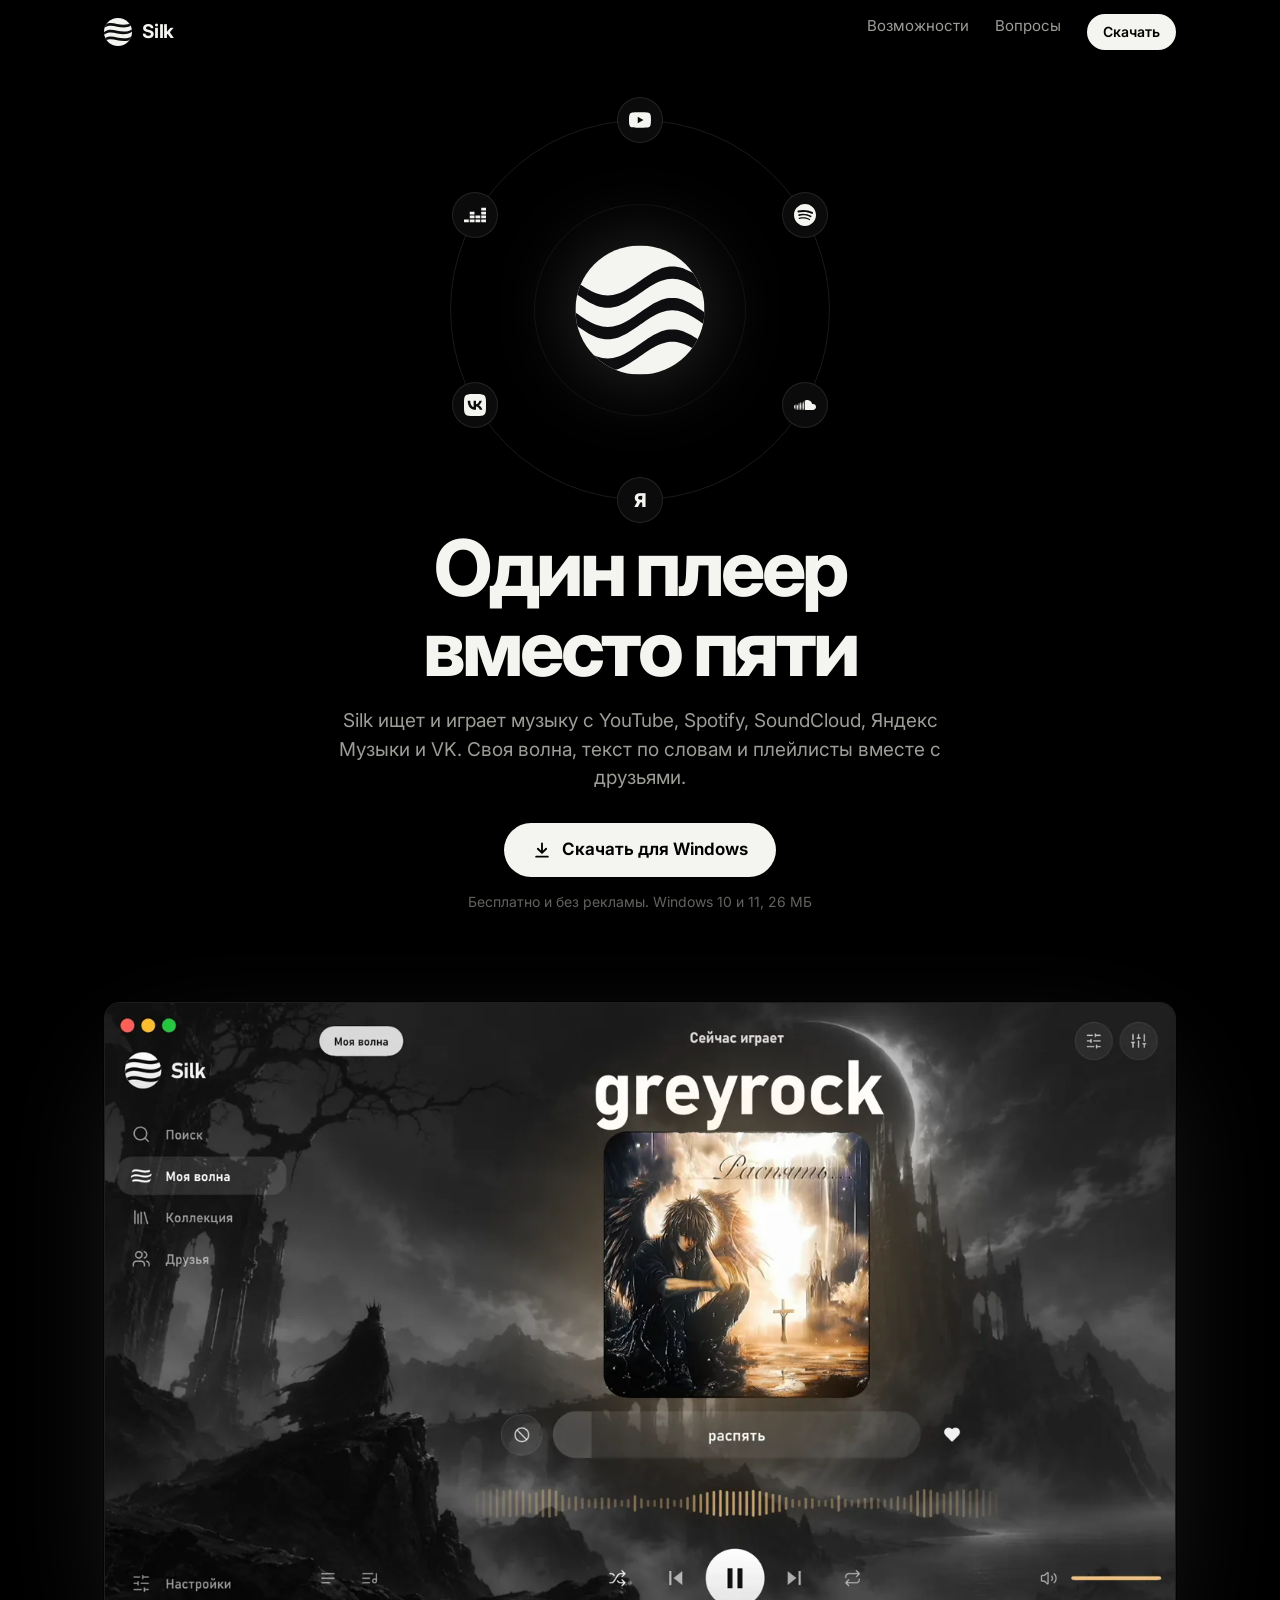
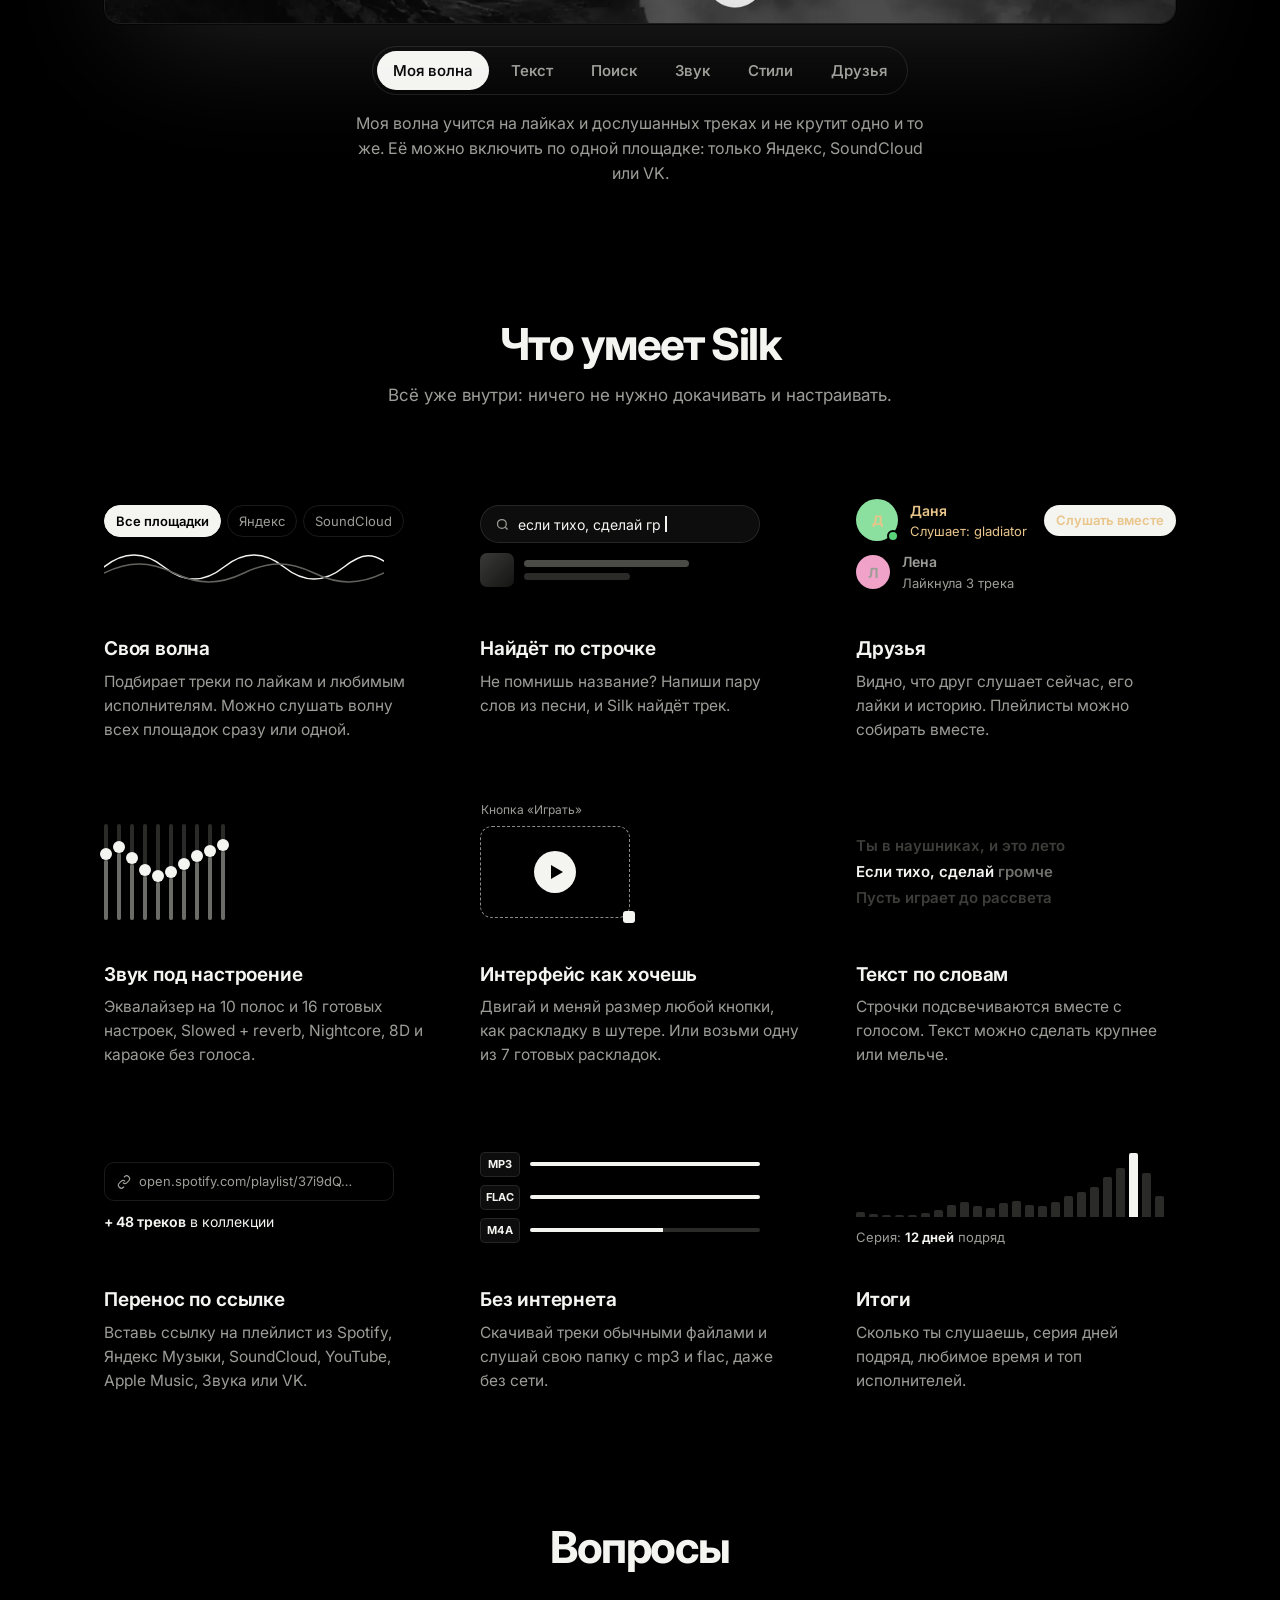
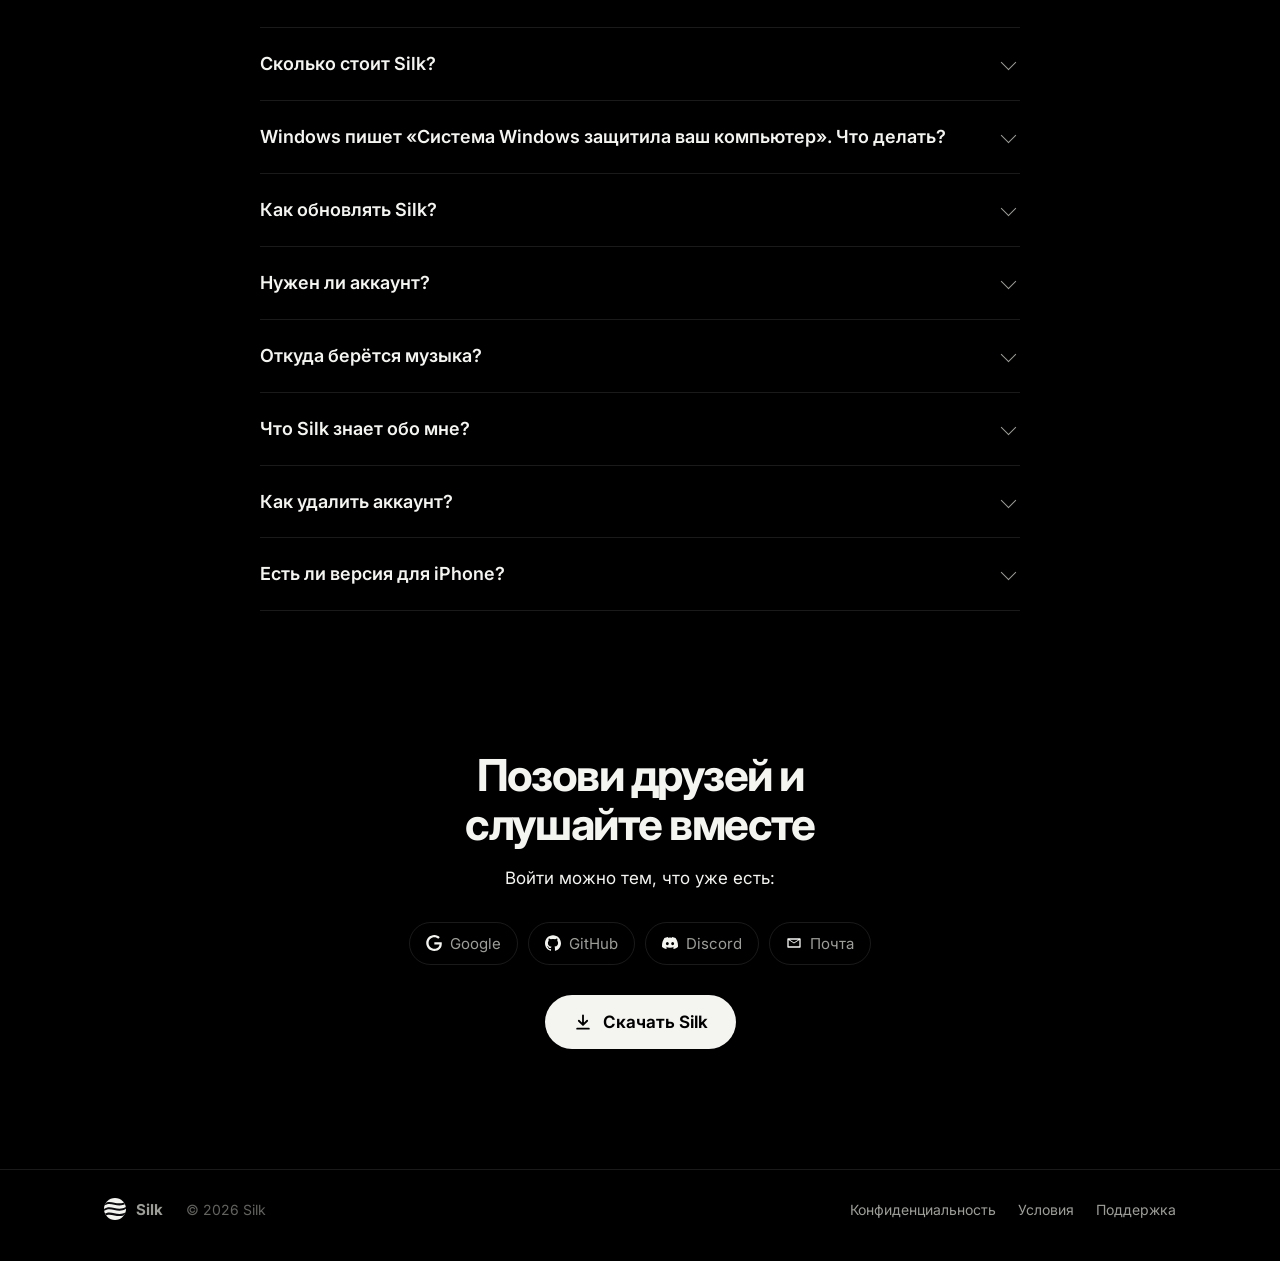
<file: index.html>
<!doctype html>
<html lang="ru">
<head>
<meta charset="utf-8">
<meta name="viewport" content="width=device-width, initial-scale=1">
<title>Silk — музыкальный плеер для Windows</title>
<meta name="description" content="Silk ищет и играет музыку с YouTube, Spotify, SoundCloud, Яндекс Музыки и VK. Своя волна, текст по словам, эквалайзер и плейлисты вместе с друзьями. Бесплатно.">
<meta property="og:title" content="Silk — музыкальный плеер для Windows">
<meta property="og:description" content="Silk ищет и играет музыку с YouTube, Spotify, SoundCloud, Яндекс Музыки и VK. Своя волна, текст по словам, эквалайзер и плейлисты вместе с друзьями. Бесплатно.">
<meta property="og:type" content="website">
<meta property="og:image" content="https://xxxilusha.github.io/silk/assets/shots/wave.webp">
<meta name="theme-color" content="#000000">
<link rel="icon" type="image/png" href="assets/favicon.png">
<link rel="apple-touch-icon" href="assets/apple-touch-icon.png">
<link rel="preload" href="assets/inter.woff2" as="font" type="font/woff2" crossorigin>
<link rel="stylesheet" href="assets/style.css">
</head>
<body>
<header class="top"><div class="wrap">
  <a class="brand" href="index.html"><svg viewBox="0 0 24 24" aria-hidden="true"><defs><clipPath id="lt"><circle cx="12" cy="12" r="12"/></clipPath></defs><circle cx="12" cy="12" r="12" fill="#f4f4f1"/><g clip-path="url(#lt)" fill="#0e0e10"><path d="M-1 7C7 -.5 15 10.500 25 3L25 5.300C15 12.800 7 1.800 -1 9.300Z"/><path d="M-1 12.850C7 5.350 15 16.350 25 8.850L25 11.150C15 18.650 7 7.650 -1 15.150Z"/><path d="M-1 18.700C7 11.200 15 22.200 25 14.700L25 17C15 24.500 7 13.500 -1 21Z"/></g></svg>Silk</a>
  <nav><a href="#features">Возможности</a><a href="#faq">Вопросы</a><a class="get" href="https://github.com/XXxilusha/silk/releases/latest/download/SilkSetup.exe">Скачать</a></nav>
</div></header>
<main>
<section class="hero"><div class="wrap">
  <div class="orbit" aria-hidden="false">
    <div class="ring"></div><div class="ring inner"></div>
    <div class="spin"><div class="sat" style="left:50.00%;top:0.00%"><svg viewBox="0 0 24 24" role="img" aria-label="YouTube"><path d="M23.498 6.186a3.016 3.016 0 0 0-2.122-2.136C19.505 3.545 12 3.545 12 3.545s-7.505 0-9.377.505A3.017 3.017 0 0 0 .502 6.186C0 8.07 0 12 0 12s0 3.93.502 5.814a3.016 3.016 0 0 0 2.122 2.136c1.871.505 9.376.505 9.376.505s7.505 0 9.377-.505a3.015 3.015 0 0 0 2.122-2.136C24 15.93 24 12 24 12s0-3.93-.502-5.814zM9.545 15.568V8.432L15.818 12l-6.273 3.568z"/></svg></div><div class="sat" style="left:93.30%;top:25.00%"><svg viewBox="0 0 24 24" role="img" aria-label="Spotify"><path d="M12 0C5.4 0 0 5.4 0 12s5.4 12 12 12 12-5.4 12-12S18.66 0 12 0zm5.521 17.34c-.24.359-.66.48-1.021.24-2.82-1.74-6.36-2.101-10.561-1.141-.418.122-.779-.179-.899-.539-.12-.421.18-.78.54-.9 4.56-1.021 8.52-.6 11.64 1.32.42.18.479.659.301 1.02zm1.44-3.3c-.301.42-.841.6-1.262.3-3.239-1.98-8.159-2.58-11.939-1.38-.479.12-1.02-.12-1.14-.6-.12-.48.12-1.021.6-1.141C9.6 9.9 15 10.561 18.72 12.84c.361.181.54.78.241 1.2zm.12-3.36C15.24 8.4 8.82 8.16 5.16 9.301c-.6.179-1.2-.181-1.38-.721-.18-.601.18-1.2.72-1.381 4.26-1.26 11.28-1.02 15.721 1.621.539.3.719 1.02.419 1.56-.299.421-1.02.599-1.559.3z"/></svg></div><div class="sat" style="left:93.30%;top:75.00%"><svg viewBox="0 0 24 24" role="img" aria-label="SoundCloud"><path d="M23.999 14.165c-.052 1.796-1.612 3.169-3.4 3.169h-8.18a.68.68 0 0 1-.675-.683V7.862a.747.747 0 0 1 .452-.724s.75-.513 2.333-.513a5.364 5.364 0 0 1 2.763.755 5.433 5.433 0 0 1 2.57 3.54c.282-.08.574-.121.868-.12.884 0 1.73.358 2.347.992s.948 1.49.922 2.373ZM10.721 8.421c.247 2.98.427 5.697 0 8.672a.264.264 0 0 1-.53 0c-.395-2.946-.22-5.718 0-8.672a.264.264 0 0 1 .53 0ZM9.072 9.448c.285 2.659.37 4.986-.006 7.655a.277.277 0 0 1-.55 0c-.331-2.63-.256-5.02 0-7.655a.277.277 0 0 1 .556 0Zm-1.663-.257c.27 2.726.39 5.171 0 7.904a.266.266 0 0 1-.532 0c-.38-2.69-.257-5.21 0-7.904a.266.266 0 0 1 .532 0Zm-1.647.77a26.108 26.108 0 0 1-.008 7.147.272.272 0 0 1-.542 0 27.955 27.955 0 0 1 0-7.147.275.275 0 0 1 .55 0Zm-1.67 1.769c.421 1.865.228 3.5-.029 5.388a.257.257 0 0 1-.514 0c-.21-1.858-.398-3.549 0-5.389a.272.272 0 0 1 .543 0Zm-1.655-.273c.388 1.897.26 3.508-.01 5.412-.026.28-.514.283-.54 0-.244-1.878-.347-3.54-.01-5.412a.283.283 0 0 1 .56 0Zm-1.668.911c.4 1.268.257 2.292-.026 3.572a.257.257 0 0 1-.514 0c-.241-1.262-.354-2.312-.023-3.572a.283.283 0 0 1 .563 0Z"/></svg></div><div class="sat" style="left:50.00%;top:100.00%"><span class="ya" role="img" aria-label="Яндекс Музыка">Я</span></div><div class="sat" style="left:6.70%;top:75.00%"><svg viewBox="0 0 24 24" role="img" aria-label="VK"><path d="m9.489.004.729-.003h3.564l.73.003.914.01.433.007.418.011.403.014.388.016.374.021.36.025.345.03.333.033c1.74.196 2.933.616 3.833 1.516.9.9 1.32 2.092 1.516 3.833l.034.333.029.346.025.36.02.373.025.588.012.41.013.644.009.915.004.98-.001 3.313-.003.73-.01.914-.007.433-.011.418-.014.403-.016.388-.021.374-.025.36-.03.345-.033.333c-.196 1.74-.616 2.933-1.516 3.833-.9.9-2.092 1.32-3.833 1.516l-.333.034-.346.029-.36.025-.373.02-.588.025-.41.012-.644.013-.915.009-.98.004-3.313-.001-.73-.003-.914-.01-.433-.007-.418-.011-.403-.014-.388-.016-.374-.021-.36-.025-.345-.03-.333-.033c-1.74-.196-2.933-.616-3.833-1.516-.9-.9-1.32-2.092-1.516-3.833l-.034-.333-.029-.346-.025-.36-.02-.373-.025-.588-.012-.41-.013-.644-.009-.915-.004-.98.001-3.313.003-.73.01-.914.007-.433.011-.418.014-.403.016-.388.021-.374.025-.36.03-.345.033-.333c.196-1.74.616-2.933 1.516-3.833.9-.9 2.092-1.32 3.833-1.516l.333-.034.346-.029.36-.025.373-.02.588-.025.41-.012.644-.013.915-.009ZM6.79 7.3H4.05c.13 6.24 3.25 9.99 8.72 9.99h.31v-3.57c2.01.2 3.53 1.67 4.14 3.57h2.84c-.78-2.84-2.83-4.41-4.11-5.01 1.28-.74 3.08-2.54 3.51-4.98h-2.58c-.56 1.98-2.22 3.78-3.8 3.95V7.3H10.5v6.92c-1.6-.4-3.62-2.34-3.71-6.92Z"/></svg></div><div class="sat" style="left:6.70%;top:25.00%"><svg viewBox="0 0 24 24" role="img" aria-label="Deezer"><path d="M18.81 4.16v3.03H24V4.16h-5.19zM6.27 8.38v3.027h5.189V8.38h-5.19zm12.54 0v3.027H24V8.38h-5.19zM6.27 12.594v3.027h5.189v-3.027h-5.19zm6.271 0v3.027h5.19v-3.027h-5.19zm6.27 0v3.027H24v-3.027h-5.19zM0 16.81v3.029h5.19v-3.03H0zm6.27 0v3.029h5.189v-3.03h-5.19zm6.271 0v3.029h5.19v-3.03h-5.19zm6.27 0v3.029H24v-3.03h-5.19Z"/></svg></div></div>
    <div class="core"><svg viewBox="0 0 24 24" role="img" aria-label="Логотип Silk"><defs><clipPath id="lf"><circle cx="12" cy="12" r="12"/></clipPath></defs><circle cx="12" cy="12" r="12" fill="#f4f4f1"/><g clip-path="url(#lf)" fill="#0e0e10"><path class="flow b1" d="M-2.00 5.25 L-1.50 5.57 L-1.00 5.90 L-0.50 6.25 L0.00 6.60 L0.50 6.95 L1.00 7.30 L1.50 7.63 L2.00 7.95 L2.50 8.24 L3.00 8.51 L3.50 8.74 L4.00 8.94 L4.50 9.09 L5.00 9.21 L5.50 9.28 L6.00 9.30 L6.50 9.28 L7.00 9.21 L7.50 9.09 L8.00 8.94 L8.50 8.74 L9.00 8.51 L9.50 8.24 L10.00 7.95 L10.50 7.63 L11.00 7.30 L11.50 6.95 L12.00 6.60 L12.50 6.25 L13.00 5.90 L13.50 5.57 L14.00 5.25 L14.50 4.96 L15.00 4.69 L15.50 4.46 L16.00 4.26 L16.50 4.11 L17.00 3.99 L17.50 3.92 L18.00 3.90 L18.50 3.92 L19.00 3.99 L19.50 4.11 L20.00 4.26 L20.50 4.46 L21.00 4.69 L21.50 4.96 L22.00 5.25 L22.50 5.57 L23.00 5.90 L23.50 6.25 L24.00 6.60 L24.50 6.95 L25.00 7.30 L25.50 7.63 L26.00 7.95 L26.50 8.24 L27.00 8.51 L27.50 8.74 L28.00 8.94 L28.50 9.09 L29.00 9.21 L29.50 9.28 L30.00 9.30 L30.50 9.28 L31.00 9.21 L31.50 9.09 L32.00 8.94 L32.50 8.74 L33.00 8.51 L33.50 8.24 L34.00 7.95 L34.50 7.63 L35.00 7.30 L35.50 6.95 L36.00 6.60 L36.50 6.25 L37.00 5.90 L37.50 5.57 L38.00 5.25 L38.50 4.96 L39.00 4.69 L39.50 4.46 L40.00 4.26 L40.50 4.11 L41.00 3.99 L41.50 3.92 L42.00 3.90 L42.50 3.92 L43.00 3.99 L43.50 4.11 L44.00 4.26 L44.50 4.46 L45.00 4.69 L45.50 4.96 L46.00 5.25 L46.50 5.57 L47.00 5.90 L47.50 6.25 L48.00 6.60 L48.50 6.95 L49.00 7.30 L49.50 7.63 L50.00 7.95 L50.50 8.24 L51.00 8.51 L51.50 8.74 L52.00 8.94 L52.00 11.24 L51.50 11.04 L51.00 10.81 L50.50 10.54 L50.00 10.25 L49.50 9.93 L49.00 9.60 L48.50 9.25 L48.00 8.90 L47.50 8.55 L47.00 8.20 L46.50 7.87 L46.00 7.55 L45.50 7.26 L45.00 6.99 L44.50 6.76 L44.00 6.56 L43.50 6.41 L43.00 6.29 L42.50 6.22 L42.00 6.20 L41.50 6.22 L41.00 6.29 L40.50 6.41 L40.00 6.56 L39.50 6.76 L39.00 6.99 L38.50 7.26 L38.00 7.55 L37.50 7.87 L37.00 8.20 L36.50 8.55 L36.00 8.90 L35.50 9.25 L35.00 9.60 L34.50 9.93 L34.00 10.25 L33.50 10.54 L33.00 10.81 L32.50 11.04 L32.00 11.24 L31.50 11.39 L31.00 11.51 L30.50 11.58 L30.00 11.60 L29.50 11.58 L29.00 11.51 L28.50 11.39 L28.00 11.24 L27.50 11.04 L27.00 10.81 L26.50 10.54 L26.00 10.25 L25.50 9.93 L25.00 9.60 L24.50 9.25 L24.00 8.90 L23.50 8.55 L23.00 8.20 L22.50 7.87 L22.00 7.55 L21.50 7.26 L21.00 6.99 L20.50 6.76 L20.00 6.56 L19.50 6.41 L19.00 6.29 L18.50 6.22 L18.00 6.20 L17.50 6.22 L17.00 6.29 L16.50 6.41 L16.00 6.56 L15.50 6.76 L15.00 6.99 L14.50 7.26 L14.00 7.55 L13.50 7.87 L13.00 8.20 L12.50 8.55 L12.00 8.90 L11.50 9.25 L11.00 9.60 L10.50 9.93 L10.00 10.25 L9.50 10.54 L9.00 10.81 L8.50 11.04 L8.00 11.24 L7.50 11.39 L7.00 11.51 L6.50 11.58 L6.00 11.60 L5.50 11.58 L5.00 11.51 L4.50 11.39 L4.00 11.24 L3.50 11.04 L3.00 10.81 L2.50 10.54 L2.00 10.25 L1.50 9.93 L1.00 9.60 L0.50 9.25 L0.00 8.90 L-0.50 8.55 L-1.00 8.20 L-1.50 7.87 L-2.00 7.55Z"/><path class="flow b2" d="M-2.00 11.10 L-1.50 11.42 L-1.00 11.75 L-0.50 12.10 L0.00 12.45 L0.50 12.80 L1.00 13.15 L1.50 13.48 L2.00 13.80 L2.50 14.09 L3.00 14.36 L3.50 14.59 L4.00 14.79 L4.50 14.94 L5.00 15.06 L5.50 15.13 L6.00 15.15 L6.50 15.13 L7.00 15.06 L7.50 14.94 L8.00 14.79 L8.50 14.59 L9.00 14.36 L9.50 14.09 L10.00 13.80 L10.50 13.48 L11.00 13.15 L11.50 12.80 L12.00 12.45 L12.50 12.10 L13.00 11.75 L13.50 11.42 L14.00 11.10 L14.50 10.81 L15.00 10.54 L15.50 10.31 L16.00 10.11 L16.50 9.96 L17.00 9.84 L17.50 9.77 L18.00 9.75 L18.50 9.77 L19.00 9.84 L19.50 9.96 L20.00 10.11 L20.50 10.31 L21.00 10.54 L21.50 10.81 L22.00 11.10 L22.50 11.42 L23.00 11.75 L23.50 12.10 L24.00 12.45 L24.50 12.80 L25.00 13.15 L25.50 13.48 L26.00 13.80 L26.50 14.09 L27.00 14.36 L27.50 14.59 L28.00 14.79 L28.50 14.94 L29.00 15.06 L29.50 15.13 L30.00 15.15 L30.50 15.13 L31.00 15.06 L31.50 14.94 L32.00 14.79 L32.50 14.59 L33.00 14.36 L33.50 14.09 L34.00 13.80 L34.50 13.48 L35.00 13.15 L35.50 12.80 L36.00 12.45 L36.50 12.10 L37.00 11.75 L37.50 11.42 L38.00 11.10 L38.50 10.81 L39.00 10.54 L39.50 10.31 L40.00 10.11 L40.50 9.96 L41.00 9.84 L41.50 9.77 L42.00 9.75 L42.50 9.77 L43.00 9.84 L43.50 9.96 L44.00 10.11 L44.50 10.31 L45.00 10.54 L45.50 10.81 L46.00 11.10 L46.50 11.42 L47.00 11.75 L47.50 12.10 L48.00 12.45 L48.50 12.80 L49.00 13.15 L49.50 13.48 L50.00 13.80 L50.50 14.09 L51.00 14.36 L51.50 14.59 L52.00 14.79 L52.00 17.09 L51.50 16.89 L51.00 16.66 L50.50 16.39 L50.00 16.10 L49.50 15.78 L49.00 15.45 L48.50 15.10 L48.00 14.75 L47.50 14.40 L47.00 14.05 L46.50 13.72 L46.00 13.40 L45.50 13.11 L45.00 12.84 L44.50 12.61 L44.00 12.41 L43.50 12.26 L43.00 12.14 L42.50 12.07 L42.00 12.05 L41.50 12.07 L41.00 12.14 L40.50 12.26 L40.00 12.41 L39.50 12.61 L39.00 12.84 L38.50 13.11 L38.00 13.40 L37.50 13.72 L37.00 14.05 L36.50 14.40 L36.00 14.75 L35.50 15.10 L35.00 15.45 L34.50 15.78 L34.00 16.10 L33.50 16.39 L33.00 16.66 L32.50 16.89 L32.00 17.09 L31.50 17.24 L31.00 17.36 L30.50 17.43 L30.00 17.45 L29.50 17.43 L29.00 17.36 L28.50 17.24 L28.00 17.09 L27.50 16.89 L27.00 16.66 L26.50 16.39 L26.00 16.10 L25.50 15.78 L25.00 15.45 L24.50 15.10 L24.00 14.75 L23.50 14.40 L23.00 14.05 L22.50 13.72 L22.00 13.40 L21.50 13.11 L21.00 12.84 L20.50 12.61 L20.00 12.41 L19.50 12.26 L19.00 12.14 L18.50 12.07 L18.00 12.05 L17.50 12.07 L17.00 12.14 L16.50 12.26 L16.00 12.41 L15.50 12.61 L15.00 12.84 L14.50 13.11 L14.00 13.40 L13.50 13.72 L13.00 14.05 L12.50 14.40 L12.00 14.75 L11.50 15.10 L11.00 15.45 L10.50 15.78 L10.00 16.10 L9.50 16.39 L9.00 16.66 L8.50 16.89 L8.00 17.09 L7.50 17.24 L7.00 17.36 L6.50 17.43 L6.00 17.45 L5.50 17.43 L5.00 17.36 L4.50 17.24 L4.00 17.09 L3.50 16.89 L3.00 16.66 L2.50 16.39 L2.00 16.10 L1.50 15.78 L1.00 15.45 L0.50 15.10 L0.00 14.75 L-0.50 14.40 L-1.00 14.05 L-1.50 13.72 L-2.00 13.40Z"/><path class="flow b3" d="M-2.00 16.95 L-1.50 17.27 L-1.00 17.60 L-0.50 17.95 L0.00 18.30 L0.50 18.65 L1.00 19.00 L1.50 19.33 L2.00 19.65 L2.50 19.94 L3.00 20.21 L3.50 20.44 L4.00 20.64 L4.50 20.79 L5.00 20.91 L5.50 20.98 L6.00 21.00 L6.50 20.98 L7.00 20.91 L7.50 20.79 L8.00 20.64 L8.50 20.44 L9.00 20.21 L9.50 19.94 L10.00 19.65 L10.50 19.33 L11.00 19.00 L11.50 18.65 L12.00 18.30 L12.50 17.95 L13.00 17.60 L13.50 17.27 L14.00 16.95 L14.50 16.66 L15.00 16.39 L15.50 16.16 L16.00 15.96 L16.50 15.81 L17.00 15.69 L17.50 15.62 L18.00 15.60 L18.50 15.62 L19.00 15.69 L19.50 15.81 L20.00 15.96 L20.50 16.16 L21.00 16.39 L21.50 16.66 L22.00 16.95 L22.50 17.27 L23.00 17.60 L23.50 17.95 L24.00 18.30 L24.50 18.65 L25.00 19.00 L25.50 19.33 L26.00 19.65 L26.50 19.94 L27.00 20.21 L27.50 20.44 L28.00 20.64 L28.50 20.79 L29.00 20.91 L29.50 20.98 L30.00 21.00 L30.50 20.98 L31.00 20.91 L31.50 20.79 L32.00 20.64 L32.50 20.44 L33.00 20.21 L33.50 19.94 L34.00 19.65 L34.50 19.33 L35.00 19.00 L35.50 18.65 L36.00 18.30 L36.50 17.95 L37.00 17.60 L37.50 17.27 L38.00 16.95 L38.50 16.66 L39.00 16.39 L39.50 16.16 L40.00 15.96 L40.50 15.81 L41.00 15.69 L41.50 15.62 L42.00 15.60 L42.50 15.62 L43.00 15.69 L43.50 15.81 L44.00 15.96 L44.50 16.16 L45.00 16.39 L45.50 16.66 L46.00 16.95 L46.50 17.27 L47.00 17.60 L47.50 17.95 L48.00 18.30 L48.50 18.65 L49.00 19.00 L49.50 19.33 L50.00 19.65 L50.50 19.94 L51.00 20.21 L51.50 20.44 L52.00 20.64 L52.00 22.94 L51.50 22.74 L51.00 22.51 L50.50 22.24 L50.00 21.95 L49.50 21.63 L49.00 21.30 L48.50 20.95 L48.00 20.60 L47.50 20.25 L47.00 19.90 L46.50 19.57 L46.00 19.25 L45.50 18.96 L45.00 18.69 L44.50 18.46 L44.00 18.26 L43.50 18.11 L43.00 17.99 L42.50 17.92 L42.00 17.90 L41.50 17.92 L41.00 17.99 L40.50 18.11 L40.00 18.26 L39.50 18.46 L39.00 18.69 L38.50 18.96 L38.00 19.25 L37.50 19.57 L37.00 19.90 L36.50 20.25 L36.00 20.60 L35.50 20.95 L35.00 21.30 L34.50 21.63 L34.00 21.95 L33.50 22.24 L33.00 22.51 L32.50 22.74 L32.00 22.94 L31.50 23.09 L31.00 23.21 L30.50 23.28 L30.00 23.30 L29.50 23.28 L29.00 23.21 L28.50 23.09 L28.00 22.94 L27.50 22.74 L27.00 22.51 L26.50 22.24 L26.00 21.95 L25.50 21.63 L25.00 21.30 L24.50 20.95 L24.00 20.60 L23.50 20.25 L23.00 19.90 L22.50 19.57 L22.00 19.25 L21.50 18.96 L21.00 18.69 L20.50 18.46 L20.00 18.26 L19.50 18.11 L19.00 17.99 L18.50 17.92 L18.00 17.90 L17.50 17.92 L17.00 17.99 L16.50 18.11 L16.00 18.26 L15.50 18.46 L15.00 18.69 L14.50 18.96 L14.00 19.25 L13.50 19.57 L13.00 19.90 L12.50 20.25 L12.00 20.60 L11.50 20.95 L11.00 21.30 L10.50 21.63 L10.00 21.95 L9.50 22.24 L9.00 22.51 L8.50 22.74 L8.00 22.94 L7.50 23.09 L7.00 23.21 L6.50 23.28 L6.00 23.30 L5.50 23.28 L5.00 23.21 L4.50 23.09 L4.00 22.94 L3.50 22.74 L3.00 22.51 L2.50 22.24 L2.00 21.95 L1.50 21.63 L1.00 21.30 L0.50 20.95 L0.00 20.60 L-0.50 20.25 L-1.00 19.90 L-1.50 19.57 L-2.00 19.25Z"/></g></svg></div>
  </div>
  <h1>Один плеер вместо пяти</h1>
  <p class="lead">Silk ищет и играет музыку с YouTube, Spotify, SoundCloud, Яндекс Музыки и VK. Своя волна, текст по словам и плейлисты вместе с друзьями.</p>
  <a class="cta" href="https://github.com/XXxilusha/silk/releases/latest/download/SilkSetup.exe"><svg viewBox="0 0 24 24" fill="none" stroke="currentColor" stroke-width="2.2" stroke-linecap="round" stroke-linejoin="round" aria-hidden="true"><path d="M12 4v11M7 10.5l5 5 5-5M5 20h14"/></svg>Скачать для Windows</a>
  <p class="fine">Бесплатно и без рекламы. Windows 10 и 11, 26 МБ</p>
</div></section>
<section class="screens" id="screens" aria-label="Как выглядит Silk"><div class="wrap">
  <div class="window" id="shot" role="tabpanel"><img src="assets/shots/wave.webp" width="1400" height="812" alt="Silk: моя волна" class="on" data-cap="Моя волна учится на лайках и дослушанных треках и не крутит одно и то же. Её можно включить по одной площадке: только Яндекс, SoundCloud или VK." decoding="async"><img src="assets/shots/lyrics.webp" width="1400" height="812" alt="Silk: текст" class="" data-cap="Текст идёт вместе с песней и подсвечивается по словам. Размер строк меняется кнопками A− и A+." decoding="async"><img src="assets/shots/search.webp" width="1400" height="812" alt="Silk: поиск" class="" data-cap="Ищи везде сразу или на одной площадке. Не помнишь название? Напиши строчку из песни." decoding="async"><img src="assets/shots/sound.webp" width="1400" height="812" alt="Silk: звук" class="" data-cap="Slowed + reverb, Nightcore, 8D, караоке без голоса, кроссфейд и эквалайзер на 10 полос." decoding="async"><img src="assets/shots/style-paper.webp" width="1400" height="812" alt="Silk: стили" class="" data-cap="Семь готовых раскладок: обложка справа, во весь рост или вовсе на обоях. А можно собрать свою: любую кнопку двигаешь и меняешь как хочешь." decoding="async"><img src="assets/shots/friends.webp" width="1400" height="812" alt="Silk: друзья" class="" data-cap="Профиль как в соцсетях: фото, обложка, пара слов о себе и что играет прямо сейчас. Нажми на трек друга, и у тебя заиграет он же с того же места." decoding="async"></div>
  <div class="tabs" role="tablist" aria-label="Экраны Silk"><button role="tab" aria-selected="true" aria-controls="shot" data-i="0">Моя волна</button><button role="tab" aria-selected="false" aria-controls="shot" data-i="1" tabindex="-1">Текст</button><button role="tab" aria-selected="false" aria-controls="shot" data-i="2" tabindex="-1">Поиск</button><button role="tab" aria-selected="false" aria-controls="shot" data-i="3" tabindex="-1">Звук</button><button role="tab" aria-selected="false" aria-controls="shot" data-i="4" tabindex="-1">Стили</button><button role="tab" aria-selected="false" aria-controls="shot" data-i="5" tabindex="-1">Друзья</button></div>
  <p class="caption" id="cap" aria-live="polite">Моя волна учится на лайках и дослушанных треках и не крутит одно и то же. Её можно включить по одной площадке: только Яндекс, SoundCloud или VK.</p>
</div></section>
<section class="section" id="features"><div class="wrap">
  <h2>Что умеет Silk</h2>
  <p class="sub">Всё уже внутри: ничего не нужно докачивать и настраивать.</p>
  <div class="grid"><article class="feat"><div class="mini"><div class="chips"><span class="chip on">Все площадки</span><span class="chip">Яндекс</span><span class="chip">SoundCloud</span></div><svg class="wave" viewBox="0 0 280 40" aria-hidden="true"><path d="M0 20 C 20 4, 40 4, 60 20 S 100 36, 120 20 S 160 4, 180 20 S 220 36, 240 20 S 270 8, 280 14"/><path d="M0 26 C 25 14, 45 14, 70 26 S 115 38, 140 26 S 185 14, 210 26 S 255 38, 280 26"/></svg></div><h3>Своя волна</h3><p>Подбирает треки по лайкам и любимым исполнителям. Можно слушать волну всех площадок сразу или одной.</p></article><article class="feat"><div class="mini"><div class="field"><svg viewBox="0 0 24 24" aria-hidden="true"><circle cx="11" cy="11" r="7"/><path d="m20 20-3.5-3.5"/></svg><span>если тихо, сделай гр</span><span class="caret"></span></div><div class="row"><span class="cover"></span><span class="bars"><i></i><i></i></span></div></div><h3>Найдёт по строчке</h3><p>Не помнишь название? Напиши пару слов из песни, и Silk найдёт трек.</p></article><article class="feat"><div class="mini"><div class="friend live"><span class="ava a">Д<span class="dot"></span></span><span><b>Даня</b><span>Слушает: gladiator</span></span><span class="btn-mini">Слушать вместе</span></div><div class="friend"><span class="ava b">Л</span><span><b>Лена</b><span>Лайкнула 3 трека</span></span></div></div><h3>Друзья</h3><p>Видно, что друг слушает сейчас, его лайки и историю. Плейлисты можно собирать вместе.</p></article><article class="feat"><div class="mini"><div class="eq" aria-hidden="true"><span style="--v:62%"></span><span style="--v:70%"></span><span style="--v:58%"></span><span style="--v:46%"></span><span style="--v:40%"></span><span style="--v:44%"></span><span style="--v:52%"></span><span style="--v:60%"></span><span style="--v:66%"></span><span style="--v:72%"></span></div></div><h3>Звук под настроение</h3><p>Эквалайзер на 10 полос и 16 готовых настроек, Slowed + reverb, Nightcore, 8D и караоке без голоса.</p></article><article class="feat"><div class="mini"><div class="edit"><span class="tag">Кнопка «Играть»</span><span class="play"></span><span class="grip"></span></div></div><h3>Интерфейс как хочешь</h3><p>Двигай и меняй размер любой кнопки, как раскладку в шутере. Или возьми одну из 7 готовых раскладок.</p></article><article class="feat"><div class="mini"><div class="lyr" aria-hidden="true"><div>Ты в наушниках, и это лето</div><div class="now"><em>Если тихо, сделай</em> громче</div><div>Пусть играет до рассвета</div></div></div><h3>Текст по словам</h3><p>Строчки подсвечиваются вместе с голосом. Текст можно сделать крупнее или мельче.</p></article><article class="feat"><div class="mini"><div class="link"><svg viewBox="0 0 24 24" aria-hidden="true"><path d="M10 13a5 5 0 0 0 7.07 0l3-3a5 5 0 0 0-7.07-7.07l-1 1"/><path d="M14 11a5 5 0 0 0-7.07 0l-3 3a5 5 0 0 0 7.07 7.07l1-1"/></svg><span>open.spotify.com/playlist/37i9dQ…</span></div><div class="got"><b>+ 48 треков</b> в коллекции</div></div><h3>Перенос по ссылке</h3><p>Вставь ссылку на плейлист из Spotify, Яндекс Музыки, SoundCloud, YouTube, Apple Music, Звука или VK.</p></article><article class="feat"><div class="mini"><div class="files"><div class="file"><span class="ext">MP3</span><span class="track"><i style="width:100%"></i></span></div><div class="file"><span class="ext">FLAC</span><span class="track"><i style="width:100%"></i></span></div><div class="file"><span class="ext">M4A</span><span class="track"><i style="width:58%"></i></span></div></div></div><h3>Без интернета</h3><p>Скачивай треки обычными файлами и слушай свою папку с mp3 и flac, даже без сети.</p></article><article class="feat"><div class="mini"><div class="hours" aria-hidden="true"><i style="--h:8%"></i><i style="--h:5%"></i><i style="--h:4%"></i><i style="--h:3%"></i><i style="--h:3%"></i><i style="--h:6%"></i><i style="--h:10%"></i><i style="--h:18%"></i><i style="--h:22%"></i><i style="--h:16%"></i><i style="--h:14%"></i><i style="--h:20%"></i><i style="--h:24%"></i><i style="--h:18%"></i><i style="--h:16%"></i><i style="--h:22%"></i><i style="--h:30%"></i><i style="--h:36%"></i><i style="--h:44%"></i><i style="--h:58%"></i><i style="--h:70%"></i><i style="--h:92%" class="peak"></i><i style="--h:64%"></i><i style="--h:30%"></i></div><div class="streak">Серия: <b>12 дней</b> подряд</div></div><h3>Итоги</h3><p>Сколько ты слушаешь, серия дней подряд, любимое время и топ исполнителей.</p></article></div>
</div></section>
<section class="section" id="faq"><div class="wrap">
  <h2>Вопросы</h2>
  <div class="faq"><details><summary>Сколько стоит Silk?</summary><p>Нисколько. Silk бесплатный и без рекламы.</p></details><details><summary>Windows пишет «Система Windows защитила ваш компьютер». Что делать?</summary><p>Установщик пока не подписан сертификатом, поэтому Windows его не узнаёт. Нажми «Подробнее», потом «Выполнить в любом случае». Прав администратора установка не просит.</p></details><details><summary>Как обновлять Silk?</summary><p>Никак, он делает это сам: новая версия скачивается в фоне, а в углу появляется кнопка «Перезапустить». Не нажмёшь — включится при следующем запуске. Выключить можно в Настройки → О плеере.</p></details><details><summary>Нужен ли аккаунт?</summary><p>Чтобы слушать музыку, не нужен. Аккаунт нужен только для друзей: войти можно через Google, GitHub, Discord или почту.</p></details><details><summary>Откуда берётся музыка?</summary><p>Silk ищет и проигрывает треки с площадок: YouTube, SoundCloud, Spotify, Яндекс Музыка, VK и других. Для Яндекс Музыки и VK нужен твой аккаунт на этих сервисах.</p></details><details><summary>Что Silk знает обо мне?</summary><p>Без аккаунта ничего: библиотека, настройки и история лежат только на твоём компьютере. Что хранится, если войти в аккаунт, написано на странице <a href="privacy.html">Конфиденциальность</a>.</p></details><details><summary>Как удалить аккаунт?</summary><p>В Silk открой «Друзья», нажми «Изменить профиль», затем «Удалить аккаунт» и ещё раз для подтверждения. Профиль, друзья, лайки, история и твои плейлисты сразу стираются с сервера.</p></details><details><summary>Есть ли версия для iPhone?</summary><p>Пока только Windows 10 и 11. Версия для iPhone в работе.</p></details></div>
</div></section>
<section class="end"><div class="wrap">
  <h2>Позови друзей и слушайте вместе</h2>
  <p class="sub">Войти можно тем, что уже есть:</p>
  <div class="join">
    <span><svg viewBox="0 0 24 24" aria-hidden="true"><path d="M12.48 10.92v3.28h7.84c-.24 1.84-.853 3.187-1.787 4.133-1.147 1.147-2.933 2.4-6.053 2.4-4.827 0-8.6-3.893-8.6-8.72s3.773-8.72 8.6-8.72c2.6 0 4.507 1.027 5.907 2.347l2.307-2.307C18.747 1.44 16.133 0 12.48 0 5.867 0 .307 5.387.307 12s5.56 12 12.173 12c3.573 0 6.267-1.173 8.373-3.36 2.16-2.16 2.84-5.213 2.84-7.667 0-.76-.053-1.467-.173-2.053H12.48z"/></svg>Google</span>
    <span><svg viewBox="0 0 24 24" aria-hidden="true"><path d="M12 .297c-6.63 0-12 5.373-12 12 0 5.303 3.438 9.8 8.205 11.385.6.113.82-.258.82-.577 0-.285-.01-1.04-.015-2.04-3.338.724-4.042-1.61-4.042-1.61C4.422 18.07 3.633 17.7 3.633 17.7c-1.087-.744.084-.729.084-.729 1.205.084 1.838 1.236 1.838 1.236 1.07 1.835 2.809 1.305 3.495.998.108-.776.417-1.305.76-1.605-2.665-.3-5.466-1.332-5.466-5.93 0-1.31.465-2.38 1.235-3.22-.135-.303-.54-1.523.105-3.176 0 0 1.005-.322 3.3 1.23.96-.267 1.98-.399 3-.405 1.02.006 2.04.138 3 .405 2.28-1.552 3.285-1.23 3.285-1.23.645 1.653.24 2.873.12 3.176.765.84 1.23 1.91 1.23 3.22 0 4.61-2.805 5.625-5.475 5.92.42.36.81 1.096.81 2.22 0 1.606-.015 2.896-.015 3.286 0 .315.21.69.825.57C20.565 22.092 24 17.592 24 12.297c0-6.627-5.373-12-12-12"/></svg>GitHub</span>
    <span><svg viewBox="0 0 24 24" aria-hidden="true"><path d="M20.317 4.37a19.79 19.79 0 0 0-4.885-1.515.074.074 0 0 0-.079.037c-.21.375-.444.865-.608 1.25a18.27 18.27 0 0 0-5.487 0 12.64 12.64 0 0 0-.617-1.25.077.077 0 0 0-.079-.037A19.74 19.74 0 0 0 3.677 4.37a.07.07 0 0 0-.032.027C.533 9.046-.32 13.58.099 18.057a.082.082 0 0 0 .031.057 19.9 19.9 0 0 0 5.993 3.03.078.078 0 0 0 .084-.028 14.09 14.09 0 0 0 1.226-1.994.076.076 0 0 0-.041-.106 13.1 13.1 0 0 1-1.872-.892.077.077 0 0 1-.008-.128 10.2 10.2 0 0 0 .372-.292.074.074 0 0 1 .077-.01c3.928 1.793 8.18 1.793 12.062 0a.074.074 0 0 1 .078.01c.12.098.246.198.373.292a.077.077 0 0 1-.006.127 12.3 12.3 0 0 1-1.873.892.077.077 0 0 0-.041.107c.36.698.772 1.362 1.225 1.993a.076.076 0 0 0 .084.028 19.84 19.84 0 0 0 6.002-3.03.077.077 0 0 0 .032-.054c.5-5.177-.838-9.674-3.549-13.66a.061.061 0 0 0-.031-.03zM8.02 15.33c-1.183 0-2.157-1.085-2.157-2.419 0-1.333.956-2.419 2.157-2.419 1.21 0 2.176 1.096 2.157 2.42 0 1.333-.956 2.418-2.157 2.418zm7.975 0c-1.183 0-2.157-1.085-2.157-2.419 0-1.333.955-2.419 2.157-2.419 1.21 0 2.176 1.096 2.157 2.42 0 1.333-.946 2.418-2.157 2.418z"/></svg>Discord</span>
    <span><svg viewBox="0 0 24 24" aria-hidden="true"><path d="M3 5h18a1 1 0 0 1 1 1v12a1 1 0 0 1-1 1H3a1 1 0 0 1-1-1V6a1 1 0 0 1 1-1zm1 2.4V17h16V7.4l-8 5.2-8-5.2zM5.6 7 12 11.2 18.4 7H5.6z"/></svg>Почта</span>
  </div>
  <a class="cta" href="https://github.com/XXxilusha/silk/releases/latest/download/SilkSetup.exe"><svg viewBox="0 0 24 24" fill="none" stroke="currentColor" stroke-width="2.2" stroke-linecap="round" stroke-linejoin="round" aria-hidden="true"><path d="M12 4v11M7 10.5l5 5 5-5M5 20h14"/></svg>Скачать Silk</a>
</div></section>
</main>
<footer><div class="wrap">
  <a class="brand" href="index.html"><svg viewBox="0 0 24 24" aria-hidden="true"><defs><clipPath id="lb"><circle cx="12" cy="12" r="12"/></clipPath></defs><circle cx="12" cy="12" r="12" fill="#f4f4f1"/><g clip-path="url(#lb)" fill="#0e0e10"><path d="M-1 7C7 -.5 15 10.500 25 3L25 5.300C15 12.800 7 1.800 -1 9.300Z"/><path d="M-1 12.850C7 5.350 15 16.350 25 8.850L25 11.150C15 18.650 7 7.650 -1 15.150Z"/><path d="M-1 18.700C7 11.200 15 22.200 25 14.700L25 17C15 24.500 7 13.500 -1 21Z"/></g></svg>Silk</a>
  <span>© 2026 Silk</span>
  <nav>
    <a href="privacy.html">Конфиденциальность</a>
    <a href="terms.html">Условия</a>
    <a href="https://github.com/XXxilusha/silk/issues">Поддержка</a>
  </nav>
</div></footer>
<script>
(function () {
  var tabs = Array.prototype.slice.call(document.querySelectorAll('.tabs [role=tab]'));
  var imgs = document.querySelectorAll('#shot img');
  var cap = document.getElementById('cap');
  function pick(i, focus) {
    tabs.forEach(function (t, k) {
      var on = k === i;
      t.setAttribute('aria-selected', on ? 'true' : 'false');
      t.tabIndex = on ? 0 : -1;
      imgs[k].classList.toggle('on', on);
    });
    cap.textContent = imgs[i].getAttribute('data-cap');
    if (focus) tabs[i].focus();
  }
  tabs.forEach(function (t, i) {
    t.addEventListener('click', function () { pick(i, false); });
    t.addEventListener('keydown', function (e) {
      if (e.key === 'ArrowRight') { e.preventDefault(); pick((i + 1) % tabs.length, true); }
      if (e.key === 'ArrowLeft') { e.preventDefault(); pick((i - 1 + tabs.length) % tabs.length, true); }
    });
  });
})();
</script>
</body>
</html>
</file>
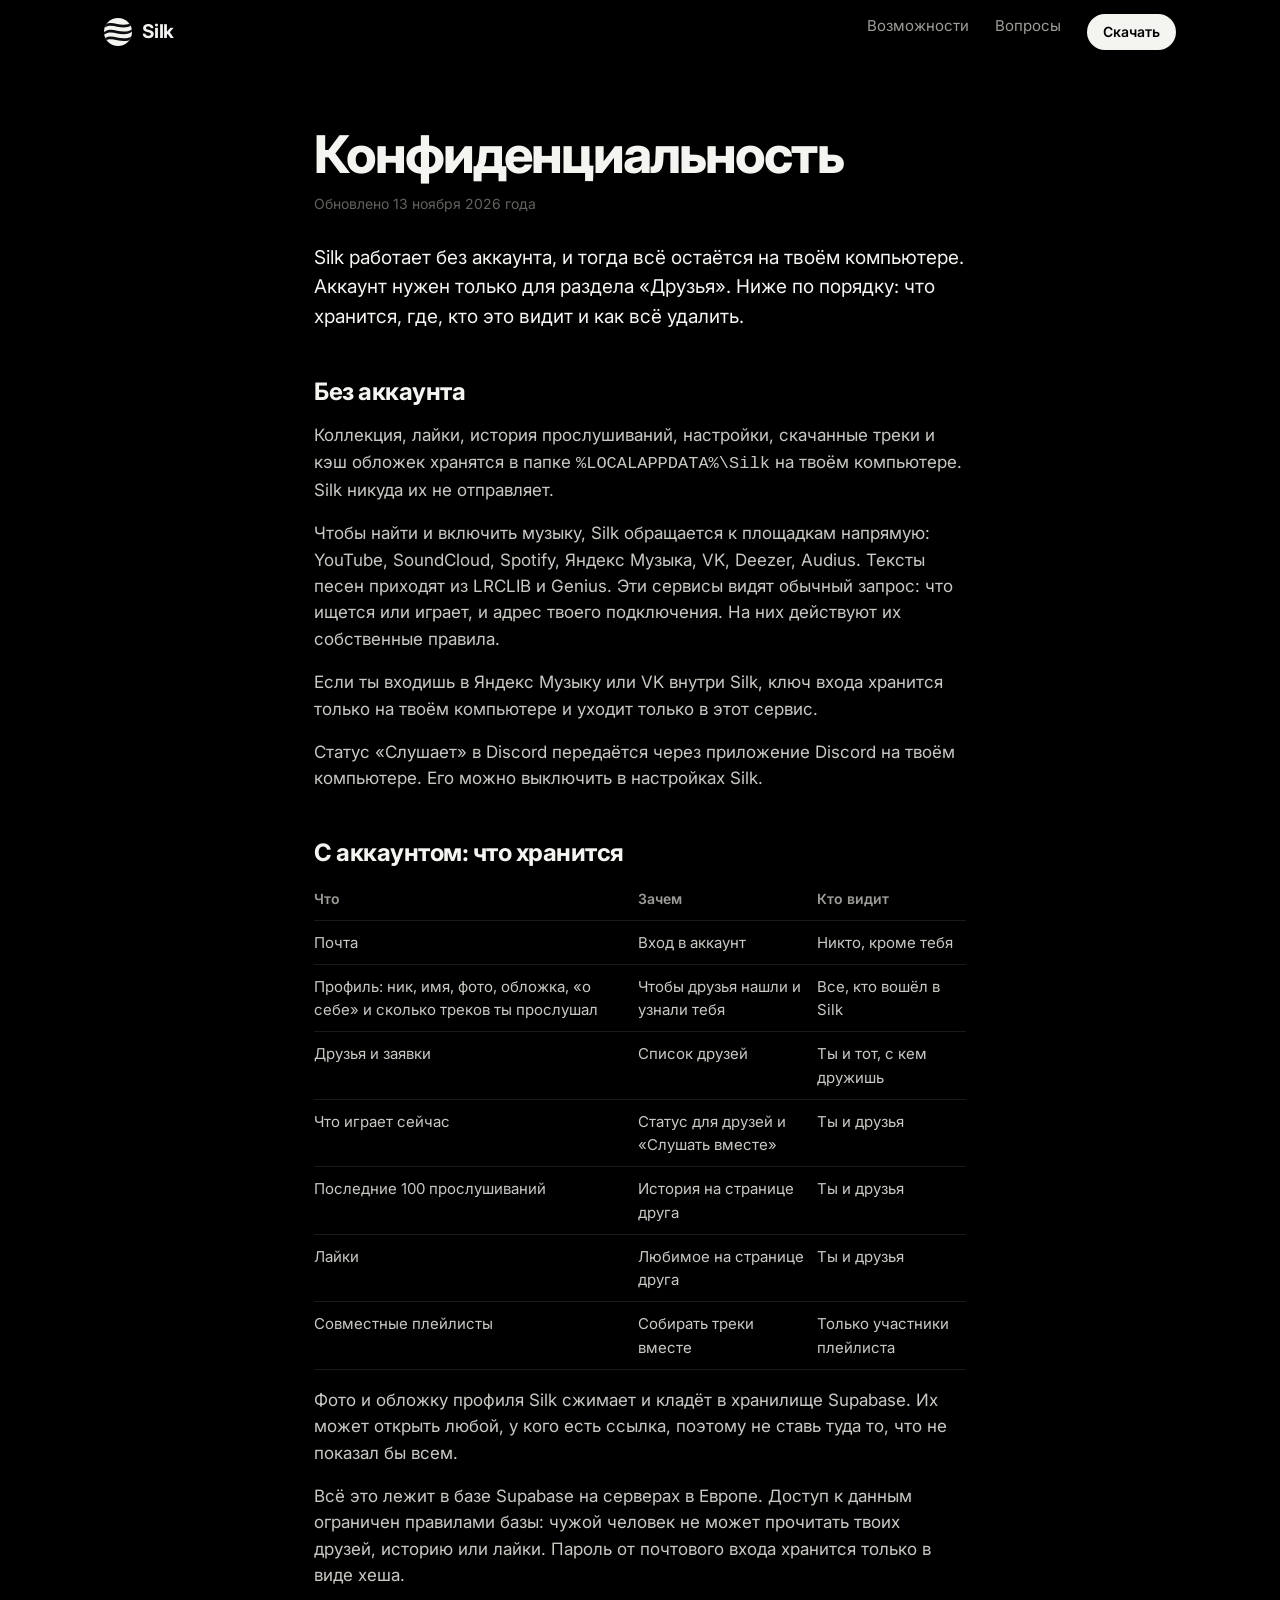
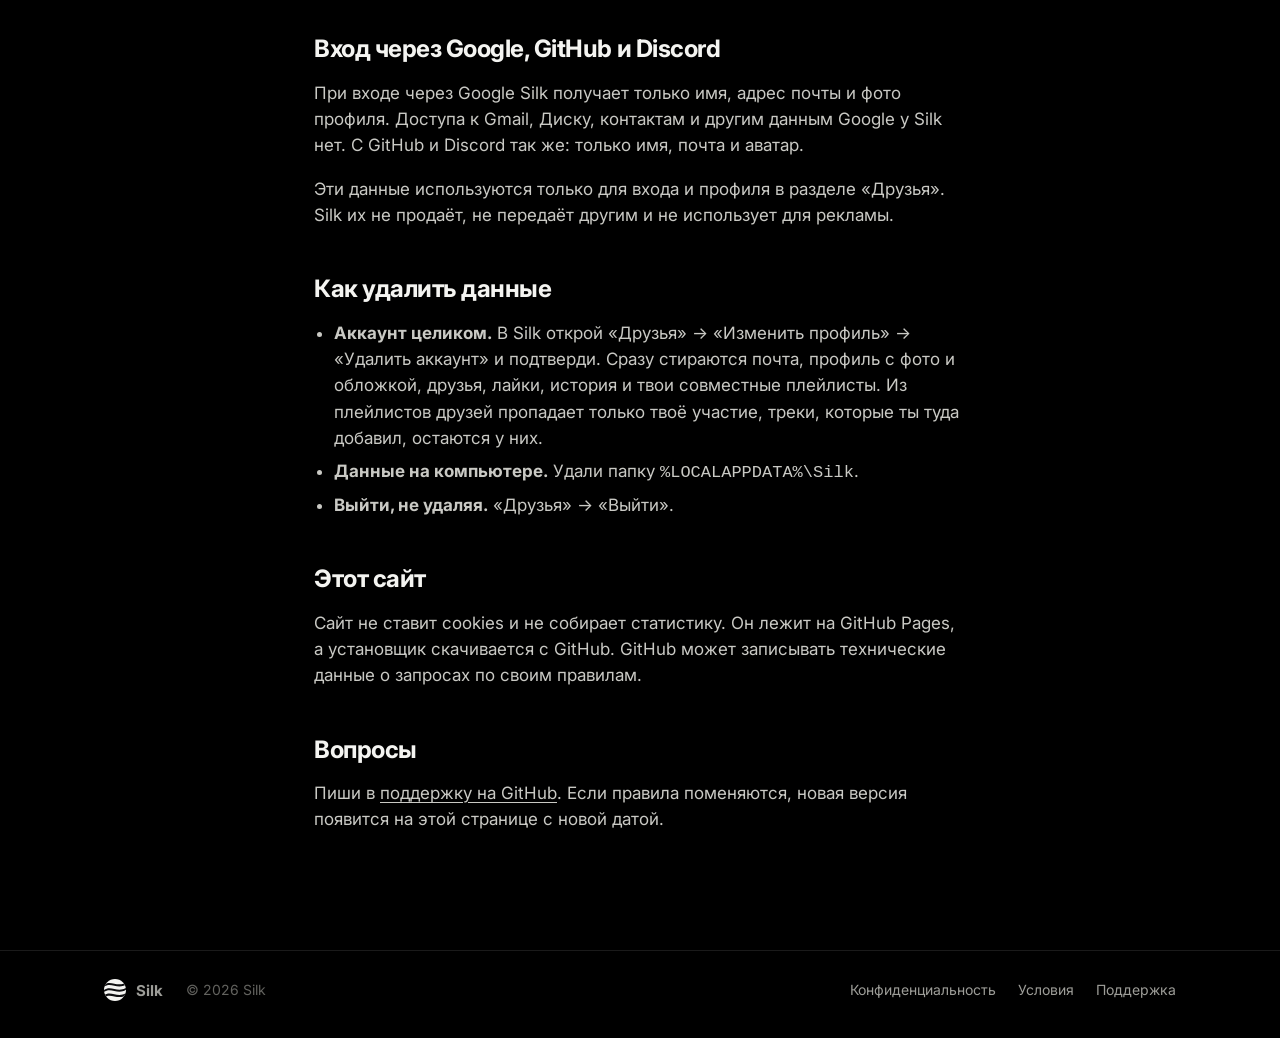
<file: privacy.html>
<!doctype html>
<html lang="ru">
<head>
<meta charset="utf-8">
<meta name="viewport" content="width=device-width, initial-scale=1">
<title>Конфиденциальность — Silk</title>
<meta name="description" content="Какие данные хранит Silk, кто их видит и как их удалить.">
<meta property="og:title" content="Конфиденциальность — Silk">
<meta property="og:description" content="Какие данные хранит Silk, кто их видит и как их удалить.">
<meta property="og:type" content="website">
<meta property="og:image" content="https://xxxilusha.github.io/silk/assets/shots/wave.webp">
<meta name="theme-color" content="#000000">
<link rel="icon" type="image/png" href="assets/favicon.png">
<link rel="apple-touch-icon" href="assets/apple-touch-icon.png">
<link rel="preload" href="assets/inter.woff2" as="font" type="font/woff2" crossorigin>
<link rel="stylesheet" href="assets/style.css">
</head>
<body>
<header class="top"><div class="wrap">
  <a class="brand" href="index.html"><svg viewBox="0 0 24 24" aria-hidden="true"><defs><clipPath id="lt"><circle cx="12" cy="12" r="12"/></clipPath></defs><circle cx="12" cy="12" r="12" fill="#f4f4f1"/><g clip-path="url(#lt)" fill="#0e0e10"><path d="M-1 7C7 -.5 15 10.500 25 3L25 5.300C15 12.800 7 1.800 -1 9.300Z"/><path d="M-1 12.850C7 5.350 15 16.350 25 8.850L25 11.150C15 18.650 7 7.650 -1 15.150Z"/><path d="M-1 18.700C7 11.200 15 22.200 25 14.700L25 17C15 24.500 7 13.500 -1 21Z"/></g></svg>Silk</a>
  <nav><a href="index.html#features">Возможности</a><a href="index.html#faq">Вопросы</a><a class="get" href="https://github.com/XXxilusha/silk/releases/latest/download/SilkSetup.exe">Скачать</a></nav>
</div></header>
<main class="doc">
<h1>Конфиденциальность</h1>
<p class="date">Обновлено 13 ноября 2026 года</p>
<p class="intro">Silk работает без аккаунта, и тогда всё остаётся на твоём компьютере. Аккаунт нужен только для раздела «Друзья». Ниже по порядку: что хранится, где, кто это видит и как всё удалить.</p>

<h2>Без аккаунта</h2>
<p>Коллекция, лайки, история прослушиваний, настройки, скачанные треки и кэш обложек хранятся в папке <code>%LOCALAPPDATA%\Silk</code> на твоём компьютере. Silk никуда их не отправляет.</p>
<p>Чтобы найти и включить музыку, Silk обращается к площадкам напрямую: YouTube, SoundCloud, Spotify, Яндекс Музыка, VK, Deezer, Audius. Тексты песен приходят из LRCLIB и Genius. Эти сервисы видят обычный запрос: что ищется или играет, и адрес твоего подключения. На них действуют их собственные правила.</p>
<p>Если ты входишь в Яндекс Музыку или VK внутри Silk, ключ входа хранится только на твоём компьютере и уходит только в этот сервис.</p>
<p>Статус «Слушает» в Discord передаётся через приложение Discord на твоём компьютере. Его можно выключить в настройках Silk.</p>

<h2>С аккаунтом: что хранится</h2>
<table>
  <thead><tr><th>Что</th><th>Зачем</th><th>Кто видит</th></tr></thead>
  <tbody>
    <tr><td>Почта</td><td>Вход в аккаунт</td><td>Никто, кроме тебя</td></tr>
    <tr><td>Профиль: ник, имя, фото, обложка, «о себе» и сколько треков ты прослушал</td><td>Чтобы друзья нашли и узнали тебя</td><td>Все, кто вошёл в Silk</td></tr>
    <tr><td>Друзья и заявки</td><td>Список друзей</td><td>Ты и тот, с кем дружишь</td></tr>
    <tr><td>Что играет сейчас</td><td>Статус для друзей и «Слушать вместе»</td><td>Ты и друзья</td></tr>
    <tr><td>Последние 100 прослушиваний</td><td>История на странице друга</td><td>Ты и друзья</td></tr>
    <tr><td>Лайки</td><td>Любимое на странице друга</td><td>Ты и друзья</td></tr>
    <tr><td>Совместные плейлисты</td><td>Собирать треки вместе</td><td>Только участники плейлиста</td></tr>
  </tbody>
</table>
<p>Фото и обложку профиля Silk сжимает и кладёт в хранилище Supabase. Их может открыть любой, у кого есть ссылка, поэтому не ставь туда то, что не показал бы всем.</p>
<p>Всё это лежит в базе Supabase на серверах в Европе. Доступ к данным ограничен правилами базы: чужой человек не может прочитать твоих друзей, историю или лайки. Пароль от почтового входа хранится только в виде хеша.</p>

<h2>Вход через Google, GitHub и Discord</h2>
<p>При входе через Google Silk получает только имя, адрес почты и фото профиля. Доступа к Gmail, Диску, контактам и другим данным Google у Silk нет. С GitHub и Discord так же: только имя, почта и аватар.</p>
<p>Эти данные используются только для входа и профиля в разделе «Друзья». Silk их не продаёт, не передаёт другим и не использует для рекламы.</p>

<h2>Как удалить данные</h2>
<ul>
  <li><b>Аккаунт целиком.</b> В Silk открой «Друзья» → «Изменить профиль» → «Удалить аккаунт» и подтверди. Сразу стираются почта, профиль с фото и обложкой, друзья, лайки, история и твои совместные плейлисты. Из плейлистов друзей пропадает только твоё участие, треки, которые ты туда добавил, остаются у них.</li>
  <li><b>Данные на компьютере.</b> Удали папку <code>%LOCALAPPDATA%\Silk</code>.</li>
  <li><b>Выйти, не удаляя.</b> «Друзья» → «Выйти».</li>
</ul>

<h2>Этот сайт</h2>
<p>Сайт не ставит cookies и не собирает статистику. Он лежит на GitHub Pages, а установщик скачивается с GitHub. GitHub может записывать технические данные о запросах по своим правилам.</p>

<h2>Вопросы</h2>
<p>Пиши в <a href="https://github.com/XXxilusha/silk/issues">поддержку на GitHub</a>. Если правила поменяются, новая версия появится на этой странице с новой датой.</p>

</main>
<footer><div class="wrap">
  <a class="brand" href="index.html"><svg viewBox="0 0 24 24" aria-hidden="true"><defs><clipPath id="lb"><circle cx="12" cy="12" r="12"/></clipPath></defs><circle cx="12" cy="12" r="12" fill="#f4f4f1"/><g clip-path="url(#lb)" fill="#0e0e10"><path d="M-1 7C7 -.5 15 10.500 25 3L25 5.300C15 12.800 7 1.800 -1 9.300Z"/><path d="M-1 12.850C7 5.350 15 16.350 25 8.850L25 11.150C15 18.650 7 7.650 -1 15.150Z"/><path d="M-1 18.700C7 11.200 15 22.200 25 14.700L25 17C15 24.500 7 13.500 -1 21Z"/></g></svg>Silk</a>
  <span>© 2026 Silk</span>
  <nav>
    <a href="privacy.html">Конфиденциальность</a>
    <a href="terms.html">Условия</a>
    <a href="https://github.com/XXxilusha/silk/issues">Поддержка</a>
  </nav>
</div></footer>
</body>
</html>
</file>
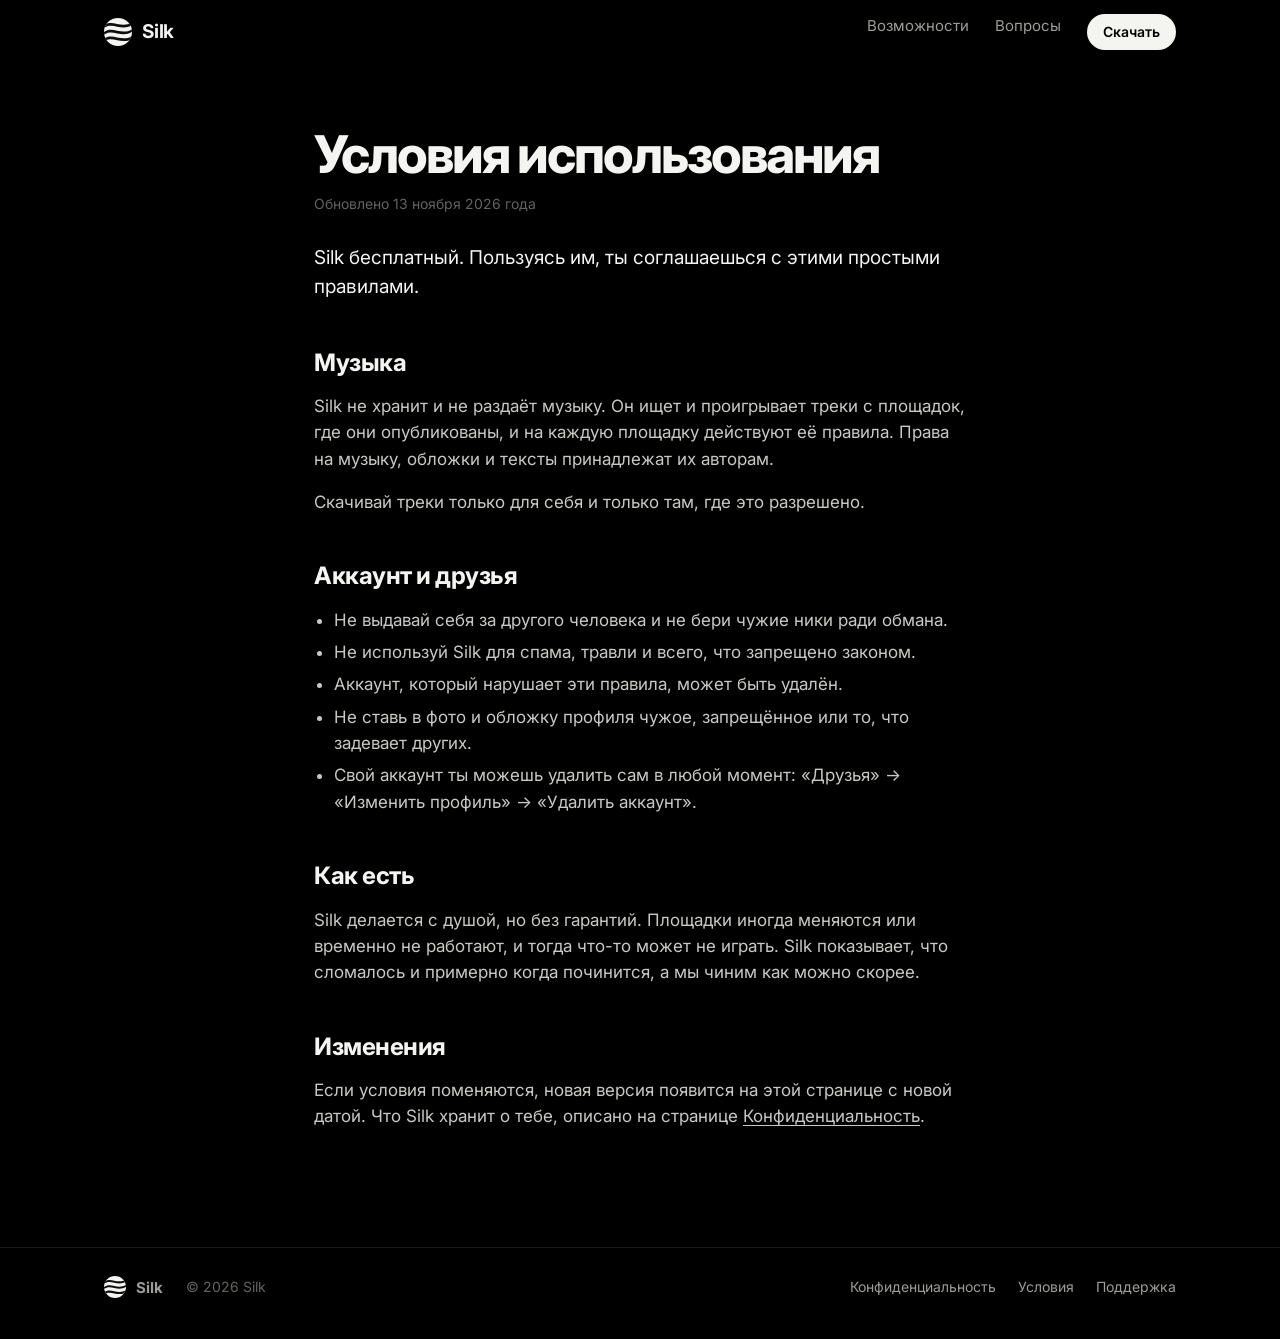
<file: terms.html>
<!doctype html>
<html lang="ru">
<head>
<meta charset="utf-8">
<meta name="viewport" content="width=device-width, initial-scale=1">
<title>Условия использования — Silk</title>
<meta name="description" content="Условия использования музыкального плеера Silk.">
<meta property="og:title" content="Условия использования — Silk">
<meta property="og:description" content="Условия использования музыкального плеера Silk.">
<meta property="og:type" content="website">
<meta property="og:image" content="https://xxxilusha.github.io/silk/assets/shots/wave.webp">
<meta name="theme-color" content="#000000">
<link rel="icon" type="image/png" href="assets/favicon.png">
<link rel="apple-touch-icon" href="assets/apple-touch-icon.png">
<link rel="preload" href="assets/inter.woff2" as="font" type="font/woff2" crossorigin>
<link rel="stylesheet" href="assets/style.css">
</head>
<body>
<header class="top"><div class="wrap">
  <a class="brand" href="index.html"><svg viewBox="0 0 24 24" aria-hidden="true"><defs><clipPath id="lt"><circle cx="12" cy="12" r="12"/></clipPath></defs><circle cx="12" cy="12" r="12" fill="#f4f4f1"/><g clip-path="url(#lt)" fill="#0e0e10"><path d="M-1 7C7 -.5 15 10.500 25 3L25 5.300C15 12.800 7 1.800 -1 9.300Z"/><path d="M-1 12.850C7 5.350 15 16.350 25 8.850L25 11.150C15 18.650 7 7.650 -1 15.150Z"/><path d="M-1 18.700C7 11.200 15 22.200 25 14.700L25 17C15 24.500 7 13.500 -1 21Z"/></g></svg>Silk</a>
  <nav><a href="index.html#features">Возможности</a><a href="index.html#faq">Вопросы</a><a class="get" href="https://github.com/XXxilusha/silk/releases/latest/download/SilkSetup.exe">Скачать</a></nav>
</div></header>
<main class="doc">
<h1>Условия использования</h1>
<p class="date">Обновлено 13 ноября 2026 года</p>
<p class="intro">Silk бесплатный. Пользуясь им, ты соглашаешься с этими простыми правилами.</p>

<h2>Музыка</h2>
<p>Silk не хранит и не раздаёт музыку. Он ищет и проигрывает треки с площадок, где они опубликованы, и на каждую площадку действуют её правила. Права на музыку, обложки и тексты принадлежат их авторам.</p>
<p>Скачивай треки только для себя и только там, где это разрешено.</p>

<h2>Аккаунт и друзья</h2>
<ul>
  <li>Не выдавай себя за другого человека и не бери чужие ники ради обмана.</li>
  <li>Не используй Silk для спама, травли и всего, что запрещено законом.</li>
  <li>Аккаунт, который нарушает эти правила, может быть удалён.</li>
  <li>Не ставь в фото и обложку профиля чужое, запрещённое или то, что задевает других.</li>
  <li>Свой аккаунт ты можешь удалить сам в любой момент: «Друзья» → «Изменить профиль» → «Удалить аккаунт».</li>
</ul>

<h2>Как есть</h2>
<p>Silk делается с душой, но без гарантий. Площадки иногда меняются или временно не работают, и тогда что-то может не играть. Silk показывает, что сломалось и примерно когда починится, а мы чиним как можно скорее.</p>

<h2>Изменения</h2>
<p>Если условия поменяются, новая версия появится на этой странице с новой датой. Что Silk хранит о тебе, описано на странице <a href="privacy.html">Конфиденциальность</a>.</p>

</main>
<footer><div class="wrap">
  <a class="brand" href="index.html"><svg viewBox="0 0 24 24" aria-hidden="true"><defs><clipPath id="lb"><circle cx="12" cy="12" r="12"/></clipPath></defs><circle cx="12" cy="12" r="12" fill="#f4f4f1"/><g clip-path="url(#lb)" fill="#0e0e10"><path d="M-1 7C7 -.5 15 10.500 25 3L25 5.300C15 12.800 7 1.800 -1 9.300Z"/><path d="M-1 12.850C7 5.350 15 16.350 25 8.850L25 11.150C15 18.650 7 7.650 -1 15.150Z"/><path d="M-1 18.700C7 11.200 15 22.200 25 14.700L25 17C15 24.500 7 13.500 -1 21Z"/></g></svg>Silk</a>
  <span>© 2026 Silk</span>
  <nav>
    <a href="privacy.html">Конфиденциальность</a>
    <a href="terms.html">Условия</a>
    <a href="https://github.com/XXxilusha/silk/issues">Поддержка</a>
  </nav>
</div></footer>
</body>
</html>
</file>
<file: assets/style.css>
/* Silk — сайт. Чёрный, белый и серые; шрифт тот же, что в плеере (Inter). */

@font-face {
  font-family: "Inter Silk";
  src: url("inter.woff2") format("woff2");
  font-weight: 100 900;
  font-display: swap;
}

:root {
  --black: #000;
  --ink: #f4f4f1;
  --mute: #9d9d98;
  --dim: #62625e;
  --faint: #2a2a28;
  --line: rgba(255, 255, 255, 0.1);
  --raise: rgba(255, 255, 255, 0.05);
  --live: #5ad27a;
  --wrap: 1120px;
  --gut: 24px;
  color-scheme: dark;
}

* { box-sizing: border-box; }

html { -webkit-text-size-adjust: 100%; scroll-behavior: smooth; }

body {
  margin: 0;
  background: var(--black);
  color: var(--ink);
  font-family: "Inter Silk", "Segoe UI Variable", "Segoe UI", system-ui, -apple-system, sans-serif;
  font-size: 17px;
  line-height: 1.55;
  font-feature-settings: "cv11", "ss03";
  -webkit-font-smoothing: antialiased;
}

a { color: inherit; }

:focus-visible { outline: 2px solid var(--ink); outline-offset: 3px; border-radius: 6px; }

.wrap { max-width: var(--wrap); margin: 0 auto; padding: 0 var(--gut); }

/* ---------- шапка */

.top {
  position: sticky; top: 0; z-index: 10;
  background: rgba(0, 0, 0, 0.72);
  backdrop-filter: saturate(140%) blur(14px);
  -webkit-backdrop-filter: saturate(140%) blur(14px);
}
.top .wrap { display: flex; align-items: center; height: 64px; gap: 28px; }
.brand { display: flex; align-items: center; gap: 10px; text-decoration: none; font-weight: 700; font-size: 19px; letter-spacing: -0.01em; }
.brand svg { width: 28px; height: 28px; }
.top nav { margin-left: auto; display: flex; gap: 26px; font-size: 15px; }
.top nav a { color: var(--mute); text-decoration: none; }
.top nav a:hover { color: var(--ink); }
.top .get { padding: 7px 16px; border-radius: 999px; background: var(--ink); color: var(--black); text-decoration: none; font-weight: 600; font-size: 14px; }

/* ---------- первый экран */

.hero { text-align: center; padding: 56px 0 40px; }

.orbit {
  position: relative;
  width: min(380px, 84vw); aspect-ratio: 1;
  margin: 0 auto 28px;
}
.orbit .ring {
  position: absolute; inset: 0; border-radius: 50%;
  border: 1px solid var(--line);
}
.orbit .ring.inner { inset: 22%; border-color: rgba(255, 255, 255, 0.06); }
.orbit .spin { position: absolute; inset: 0; animation: spin 90s linear infinite; }
.orbit .sat {
  position: absolute; width: 46px; height: 46px; margin: -23px 0 0 -23px;
  display: grid; place-items: center;
  border-radius: 50%; background: #0b0b0b; border: 1px solid var(--line);
  animation: spin 90s linear infinite reverse;
}
.orbit .sat svg { width: 22px; height: 22px; fill: var(--ink); }
.orbit .sat .ya { font-weight: 800; font-size: 19px; line-height: 1; }
.orbit .core {
  position: absolute; left: 50%; top: 50%; width: 34%; aspect-ratio: 1;
  transform: translate(-50%, -50%);
  filter: drop-shadow(0 0 40px rgba(255, 255, 255, 0.18));
}
.orbit .core svg { width: 100%; height: 100%; display: block; }
.flow { animation: flow 7s linear infinite; }
.flow.b2 { animation-duration: 9s; }
.flow.b3 { animation-duration: 11s; }

@keyframes spin { to { transform: rotate(360deg); } }
@keyframes flow { to { transform: translateX(-24px); } }

h1 {
  margin: 0 auto;
  font-size: clamp(42px, 7.4vw, 78px);
  line-height: 1.02;
  font-weight: 760;
  letter-spacing: -0.045em;
  max-width: 12ch;
}
.lead { margin: 20px auto 0; max-width: 34em; color: var(--mute); font-size: 19px; line-height: 1.5; }

.cta {
  display: inline-flex; align-items: center; gap: 10px;
  margin-top: 30px; height: 54px; padding: 0 28px;
  border-radius: 999px; background: var(--ink); color: var(--black);
  font-weight: 650; font-size: 17px; text-decoration: none;
  transition: transform 0.15s ease;
}
.cta:hover { transform: translateY(-1px); }
.cta svg { width: 20px; height: 20px; }
.fine { margin-top: 14px; color: var(--dim); font-size: 14px; }

/* ---------- скриншоты */

.screens { padding: 36px 0 24px; }
.window {
  position: relative; margin: 0 auto; max-width: 1080px;
  border-radius: 16px; overflow: hidden;
  border: 1px solid var(--line);
  box-shadow: 0 0 0 1px rgba(0, 0, 0, 0.6), 0 40px 120px -30px rgba(255, 255, 255, 0.14);
  background: #050505;
  aspect-ratio: 1400 / 812;
}
.window img { position: absolute; inset: 0; width: 100%; height: 100%; display: block; opacity: 0; transition: opacity 0.35s ease; }
.window img.on { opacity: 1; }

.tabs {
  display: flex; justify-content: center; gap: 6px;
  margin: 22px auto 0; padding: 4px; width: max-content; max-width: 100%;
  overflow-x: auto; scrollbar-width: none;
  border: 1px solid var(--line); border-radius: 999px;
}
.tabs::-webkit-scrollbar { display: none; }
.tabs button {
  flex: none; border: 0; background: transparent; color: var(--mute);
  font: inherit; font-size: 15px; font-weight: 550;
  padding: 8px 16px; border-radius: 999px; cursor: pointer;
}
.tabs button:hover { color: var(--ink); }
.tabs button[aria-selected="true"] { background: var(--ink); color: var(--black); }
.caption { min-height: 3.2em; margin: 16px auto 0; max-width: 36em; text-align: center; color: var(--mute); font-size: 16px; }

/* ---------- возможности */

.section { padding: 110px 0 20px; }
.section > .wrap > h2 { text-align: center; }
h2 { margin: 0; font-size: clamp(30px, 4.2vw, 44px); line-height: 1.1; font-weight: 720; letter-spacing: -0.035em; }
.section .sub { margin: 14px auto 0; max-width: 32em; text-align: center; color: var(--mute); }

.grid {
  display: grid; grid-template-columns: repeat(3, 1fr);
  column-gap: 56px; row-gap: 64px; margin-top: 72px;
}
.feat h3 { margin: 22px 0 6px; font-size: 19px; font-weight: 650; letter-spacing: -0.01em; }
.feat p { margin: 0; color: var(--mute); font-size: 15.5px; line-height: 1.55; max-width: 30em; }

/* мини-картинки: кусочки интерфейса плеера */
.mini { height: 132px; display: flex; flex-direction: column; justify-content: center; gap: 10px; }
.chips { display: flex; gap: 6px; flex-wrap: wrap; }
.chip { padding: 5px 11px; border-radius: 999px; border: 1px solid var(--line); color: var(--mute); font-size: 13px; }
.chip.on { background: var(--ink); color: var(--black); border-color: var(--ink); font-weight: 600; }
.wave { width: 100%; max-width: 280px; height: 40px; }
.wave path { fill: none; stroke: var(--ink); stroke-width: 1.5; stroke-linecap: round; }
.wave path + path { stroke: var(--dim); }

.field { display: flex; align-items: center; gap: 8px; height: 38px; padding: 0 14px; border-radius: 999px; background: var(--raise); border: 1px solid var(--line); font-size: 14px; max-width: 280px; }
.field svg { width: 15px; height: 15px; stroke: var(--mute); fill: none; stroke-width: 2; }
.caret { display: inline-block; width: 1.5px; height: 16px; background: var(--ink); margin-left: -4px; animation: blink 1.1s steps(1) infinite; }
@keyframes blink { 50% { opacity: 0; } }
.row { display: flex; align-items: center; gap: 10px; max-width: 280px; }
.cover { width: 34px; height: 34px; border-radius: 7px; background: linear-gradient(135deg, #3a3a38, #141413); flex: none; }
.bars { flex: 1; display: grid; gap: 6px; }
.bars i { display: block; height: 7px; border-radius: 4px; background: var(--faint); }
.bars i:first-child { width: 70%; background: #4a4a47; }
.bars i:last-child { width: 45%; }

.friend { display: flex; align-items: center; gap: 12px; }
.ava { position: relative; width: 42px; height: 42px; border-radius: 50%; display: grid; place-items: center; font-weight: 700; color: #111; flex: none; }
.ava.a { background: #8be0a0; }
.ava.b { background: #f0a2c8; width: 34px; height: 34px; font-size: 14px; }
.ava .dot { position: absolute; right: -1px; bottom: -1px; width: 12px; height: 12px; border-radius: 50%; background: var(--live); border: 2px solid var(--black); }
.friend b { display: block; font-size: 14px; font-weight: 600; }
.friend span { font-size: 13px; color: var(--mute); }
.friend.live span { color: #e9c58a; }
.btn-mini { margin-left: auto; padding: 5px 12px; border-radius: 999px; background: var(--ink); color: var(--black); font-size: 12px; font-weight: 600; white-space: nowrap; }

.eq { display: flex; align-items: flex-end; gap: 9px; height: 96px; }
.eq span { position: relative; width: 4px; height: 100%; border-radius: 2px; background: var(--faint); }
.eq span::after { content: ""; position: absolute; left: 50%; width: 12px; height: 12px; margin-left: -6px; border-radius: 50%; background: var(--ink); bottom: var(--v); }
.eq span::before { content: ""; position: absolute; left: 0; right: 0; bottom: 0; height: var(--v); border-radius: 2px; background: #6b6b67; }

.edit { position: relative; width: 150px; height: 92px; border: 1.5px dashed #8a8a86; border-radius: 12px; display: grid; place-items: center; }
.edit .play { width: 42px; height: 42px; border-radius: 50%; background: var(--ink); display: grid; place-items: center; }
.edit .play::after { content: ""; border-left: 12px solid var(--black); border-top: 7px solid transparent; border-bottom: 7px solid transparent; margin-left: 3px; }
.edit .grip { position: absolute; right: -6px; bottom: -6px; width: 12px; height: 12px; border-radius: 3px; background: var(--ink); }
.edit .tag { position: absolute; left: 0; top: -26px; font-size: 12px; color: var(--mute); }

.lyr { font-size: 15px; font-weight: 600; line-height: 1.75; color: #3d3d3a; }
.lyr .now { color: #6f6f6b; }
.lyr .now em { font-style: normal; color: var(--ink); }

.link { display: flex; align-items: center; gap: 8px; max-width: 290px; padding: 8px 12px; border-radius: 10px; border: 1px solid var(--line); font-size: 13px; color: var(--mute); white-space: nowrap; overflow: hidden; }
.link svg { width: 14px; height: 14px; flex: none; stroke: var(--mute); fill: none; stroke-width: 2; }
.got { font-size: 14px; color: var(--ink); }
.got b { font-weight: 650; }

.files { display: grid; gap: 8px; max-width: 280px; }
.file { display: flex; align-items: center; gap: 10px; font-size: 13px; color: var(--mute); }
.file .ext { width: 40px; padding: 3px 0; text-align: center; border-radius: 5px; background: var(--raise); border: 1px solid var(--line); font-size: 11px; font-weight: 700; color: var(--ink); letter-spacing: 0.02em; }
.file .track { flex: 1; height: 4px; border-radius: 2px; background: var(--faint); overflow: hidden; }
.file .track i { display: block; height: 100%; background: var(--ink); }

.hours { display: flex; align-items: flex-end; gap: 4px; height: 70px; }
.hours i { flex: 1; max-width: 9px; border-radius: 2px 2px 0 0; background: var(--faint); height: var(--h); }
.hours i.peak { background: var(--ink); }
.streak { font-size: 13px; color: var(--mute); }
.streak b { color: var(--ink); font-weight: 650; }

/* ---------- друзья: вход */

.join { display: flex; justify-content: center; flex-wrap: wrap; gap: 10px; margin-top: 30px; }
.join span { display: inline-flex; align-items: center; gap: 8px; padding: 9px 16px; border-radius: 999px; border: 1px solid var(--line); font-size: 15px; color: var(--mute); }
.join svg { width: 16px; height: 16px; fill: var(--ink); }

/* ---------- вопросы */

.faq { max-width: 760px; margin: 56px auto 0; }
.faq details { border-top: 1px solid var(--line); }
.faq details:last-child { border-bottom: 1px solid var(--line); }
.faq summary { list-style: none; cursor: pointer; padding: 22px 40px 22px 0; position: relative; font-size: 18px; font-weight: 600; }
.faq summary::-webkit-details-marker { display: none; }
.faq summary::after { content: ""; position: absolute; right: 6px; top: 50%; width: 10px; height: 10px; margin-top: -7px; border-right: 1.5px solid var(--mute); border-bottom: 1.5px solid var(--mute); transform: rotate(45deg); transition: transform 0.2s ease; }
.faq details[open] summary::after { transform: rotate(225deg); margin-top: -2px; }
.faq details p { margin: 0 0 22px; color: var(--mute); max-width: 40em; }

/* ---------- низ */

.end { text-align: center; padding: 120px 0 40px; }
.end h2 { max-width: 14ch; margin: 0 auto; }

footer { margin-top: 80px; border-top: 1px solid var(--line); }
footer .wrap { display: flex; align-items: center; gap: 24px; padding-top: 28px; padding-bottom: 40px; font-size: 14px; color: var(--dim); flex-wrap: wrap; }
footer .brand { font-size: 15px; color: var(--mute); }
footer .brand svg { width: 22px; height: 22px; }
footer nav { margin-left: auto; display: flex; gap: 22px; flex-wrap: wrap; }
footer nav a { color: var(--mute); text-decoration: none; }
footer nav a:hover { color: var(--ink); }

/* ---------- текстовые страницы */

.doc { max-width: 700px; margin: 0 auto; padding: 64px var(--gut) 20px; }
.doc h1 { margin: 0; max-width: none; font-size: clamp(36px, 6vw, 52px); letter-spacing: -0.04em; text-align: left; }
.doc .date { color: var(--dim); font-size: 14px; margin-top: 12px; }
.doc .intro { font-size: 19px; color: var(--ink); margin: 28px 0 0; }
.doc h2 { font-size: 24px; letter-spacing: -0.02em; margin: 48px 0 12px; }
.doc p, .doc li { color: #c9c9c4; }
.doc ul { padding-left: 20px; }
.doc li { margin: 6px 0; }
.doc table { width: 100%; border-collapse: collapse; margin: 12px 0; font-size: 15px; }
.doc th, .doc td { text-align: left; vertical-align: top; padding: 10px 12px 10px 0; border-bottom: 1px solid var(--line); }
.doc th { color: var(--mute); font-weight: 600; font-size: 14px; }
.doc td { color: #c9c9c4; }
.doc a { text-underline-offset: 3px; }

/* ---------- узкие экраны */

@media (max-width: 900px) {
  .grid { grid-template-columns: repeat(2, 1fr); column-gap: 36px; }
  .top nav a:not(.get) { display: none; }
}
@media (max-width: 600px) {
  :root { --gut: 16px; }
  body { font-size: 16px; }
  .hero { padding-top: 32px; }
  .lead { font-size: 17px; }
  .grid { grid-template-columns: 1fr; row-gap: 48px; margin-top: 48px; }
  .section { padding-top: 80px; }
  .tabs { justify-content: flex-start; }
  .window { border-radius: 10px; }
  .orbit .sat { width: 38px; height: 38px; margin: -19px 0 0 -19px; }
  .orbit .sat svg { width: 18px; height: 18px; }
  .doc table, .doc thead, .doc tbody, .doc tr, .doc th, .doc td { display: block; }
  .doc thead { display: none; }
  .doc td { border: 0; padding: 2px 0; }
  .doc tr { border-bottom: 1px solid var(--line); padding: 10px 0; }
  .doc td:first-child { color: var(--ink); font-weight: 600; }
  footer nav { margin-left: 0; }
}

@media (prefers-reduced-motion: reduce) {
  .orbit .spin, .orbit .sat, .flow, .caret { animation: none; }
  .window img { transition: none; }
  html { scroll-behavior: auto; }
}
</file>
